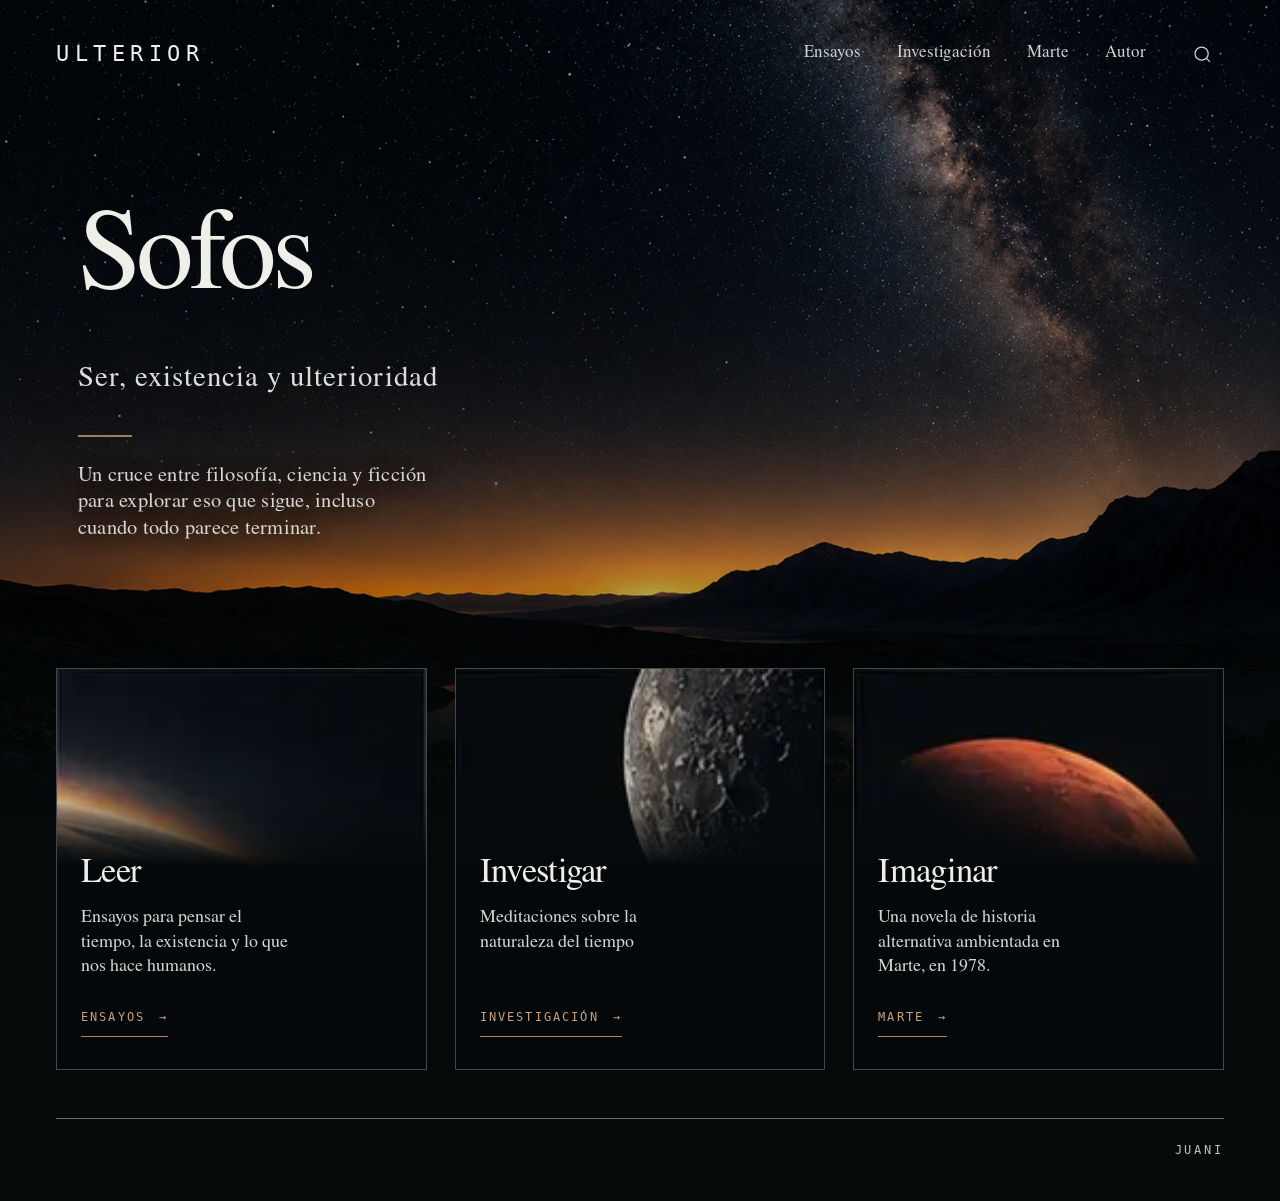
<file: index.html>
<!doctype html>
<html lang="es-AR">
<head>
  <meta charset="utf-8">
  <meta name="viewport" content="width=device-width, initial-scale=1">
  <meta name="theme-color" content="#050909">
  <meta name="description" content="Ser, existencia y ulterioridad. Un cruce entre filosofía, ciencia y ficción para explorar eso que sigue, incluso cuando todo parece terminar.">
  <title>Ulterior — Sofos</title>
  <link rel="icon" href="./favicon.svg" type="image/svg+xml">
  <link rel="stylesheet" href="./site.css">
  <script src="./site.js" defer></script>
</head>
<body class="home-page" data-base="./">
<div class="landscape" aria-hidden="true"><img src="images/landscape.webp" alt="" width="2560" height="2398" fetchpriority="high"></div>
<a class="skip-link" href="#contenido">Ir al contenido</a>
    <header class="site-header page-width">
      <a class="wordmark" href="./" aria-label="Ulterior, inicio">ULTERIOR</a>
      <nav aria-label="Navegación principal"><a href="./ensayos/">Ensayos</a><a href="./investigacion/">Investigación</a><a href="./marte/">Marte</a><a href="./autor/">Autor</a></nav>
      <button class="search-button" type="button" aria-label="Buscar en Ulterior" aria-haspopup="dialog" data-open-search><svg aria-hidden="true" width="21" height="21" viewBox="0 0 24 24" fill="none" stroke="currentColor" stroke-width="1.4"><circle cx="11" cy="11" r="7.5"/><path d="m16.5 16.5 4 4"/></svg></button>
    </header><dialog id="search-dialog" class="search-dialog" aria-labelledby="search-title">
    <h2 id="search-title" class="search-title">Buscar en Ulterior</h2>
    <p class="search-description">Ensayos, investigación y ficción.</p>
    <button class="dialog-close" type="button" aria-label="Cerrar búsqueda" data-close-search><svg aria-hidden="true" width="21" height="21" viewBox="0 0 24 24" fill="none" stroke="currentColor" stroke-width="1.4"><path d="M18 6 6 18M6 6l12 12"/></svg></button>
    <label for="site-search" class="sr-only">Buscar por tema o sección</label>
    <input id="site-search" type="search" placeholder="Tiempo, existencia, Marte…" autocomplete="off">
    <div class="search-results" id="search-results" aria-live="polite"></div>
  </dialog>
<main id="contenido" class="page-width">
  <section class="hero" aria-labelledby="hero-title"><div class="hero-copy">
    <h1 id="hero-title">Sofos</h1>
    <p class="hero-subtitle">Ser, existencia y ulterioridad</p>
    <span class="gold-rule" aria-hidden="true"></span>
    <p class="hero-description">Un cruce entre filosofía, ciencia y ficción<br class="desktop-break"> para explorar eso que sigue, incluso<br class="desktop-break"> cuando todo parece terminar.</p>
  </div></section>
  <section class="editorial-grid" aria-label="Explorar Ulterior"><article class="editorial-card"><a class="card-link" href="ensayos/">
    <div class="card-image"><img src="images/tierra.webp" alt="El horizonte de la Tierra iluminado desde el espacio" width="360" height="300"></div>
    <div class="card-copy"><h2>Leer</h2><p>Ensayos para pensar el tiempo, la existencia y lo que nos hace humanos.</p><span class="card-cta">Ensayos<span class="reference-arrow" aria-hidden="true">→</span></span></div>
  </a></article><article class="editorial-card"><a class="card-link" href="investigacion/">
    <div class="card-image"><img src="images/luna.webp" alt="La superficie de la Luna entre la luz y la sombra" width="360" height="300"></div>
    <div class="card-copy"><h2>Investigar</h2><p>Meditaciones sobre la naturaleza del tiempo</p><span class="card-cta">Investigación<span class="reference-arrow" aria-hidden="true">→</span></span></div>
  </a></article><article class="editorial-card"><a class="card-link" href="marte/">
    <div class="card-image"><img src="images/marte.webp" alt="Marte iluminado sobre la oscuridad del espacio" width="360" height="300"></div>
    <div class="card-copy"><h2>Imaginar</h2><p>Una novela de historia alternativa ambientada en Marte, en 1978.</p><span class="card-cta">Marte<span class="reference-arrow" aria-hidden="true">→</span></span></div>
  </a></article></section>
</main><footer class="site-footer page-width"><a href="./autor/">JUANI</a></footer>
</body>
</html>
</file>
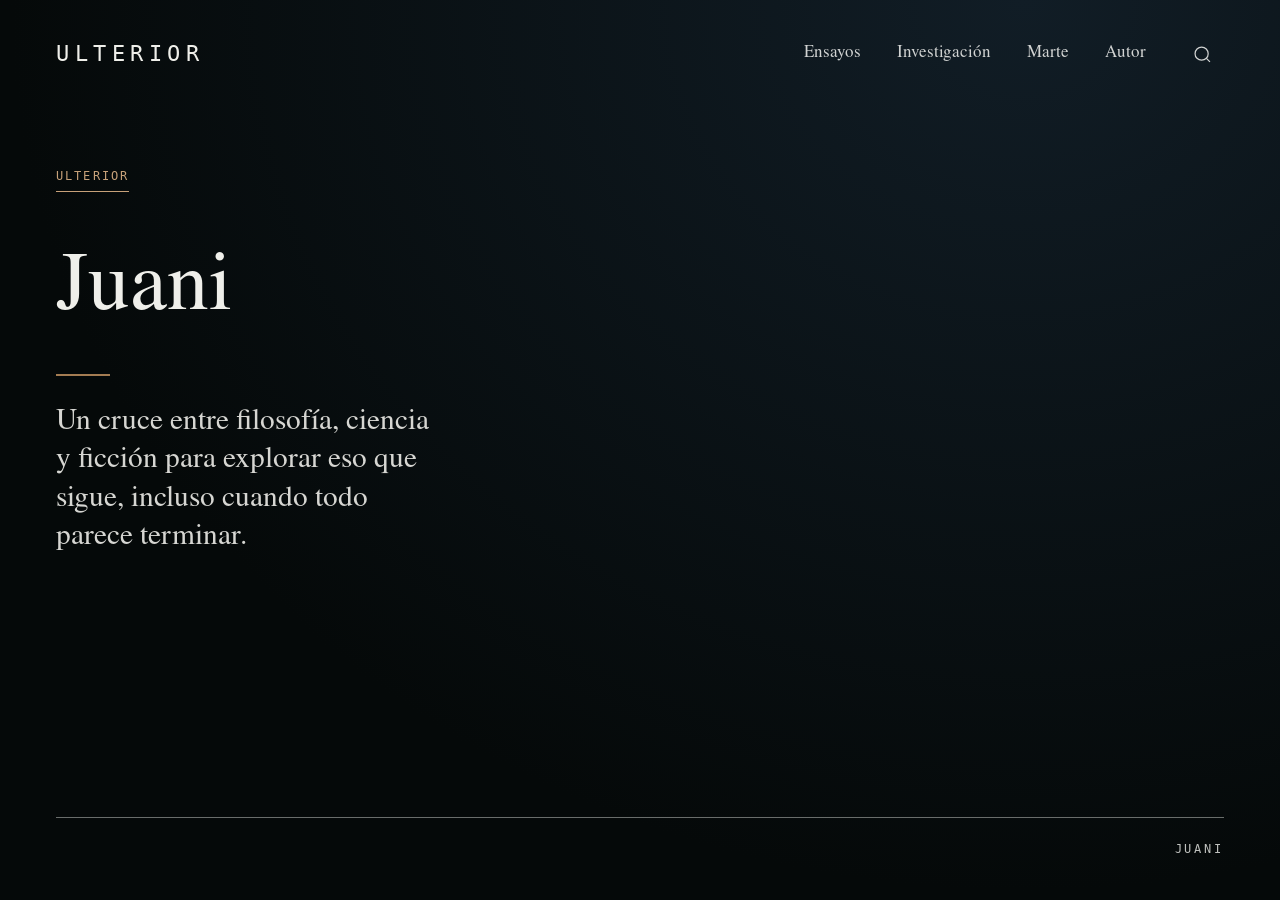
<file: autor/index.html>
<!doctype html>
<html lang="es-AR">
<head>
  <meta charset="utf-8">
  <meta name="viewport" content="width=device-width, initial-scale=1">
  <meta name="theme-color" content="#050909">
  <meta name="description" content="Un cruce entre filosofía, ciencia y ficción para explorar eso que sigue, incluso cuando todo parece terminar.">
  <title>Juani · Ulterior</title>
  <link rel="icon" href="../favicon.svg" type="image/svg+xml">
  <link rel="stylesheet" href="../site.css">
  <script src="../site.js" defer></script>
</head>
<body class="section-page" data-base="../">
<a class="skip-link" href="#contenido">Ir al contenido</a>
    <header class="site-header page-width">
      <a class="wordmark" href="../" aria-label="Ulterior, inicio">ULTERIOR</a>
      <nav aria-label="Navegación principal"><a href="../ensayos/">Ensayos</a><a href="../investigacion/">Investigación</a><a href="../marte/">Marte</a><a href="../autor/">Autor</a></nav>
      <button class="search-button" type="button" aria-label="Buscar en Ulterior" aria-haspopup="dialog" data-open-search><svg aria-hidden="true" width="21" height="21" viewBox="0 0 24 24" fill="none" stroke="currentColor" stroke-width="1.4"><circle cx="11" cy="11" r="7.5"/><path d="m16.5 16.5 4 4"/></svg></button>
    </header><dialog id="search-dialog" class="search-dialog" aria-labelledby="search-title">
    <h2 id="search-title" class="search-title">Buscar en Ulterior</h2>
    <p class="search-description">Ensayos, investigación y ficción.</p>
    <button class="dialog-close" type="button" aria-label="Cerrar búsqueda" data-close-search><svg aria-hidden="true" width="21" height="21" viewBox="0 0 24 24" fill="none" stroke="currentColor" stroke-width="1.4"><path d="M18 6 6 18M6 6l12 12"/></svg></button>
    <label for="site-search" class="sr-only">Buscar por tema o sección</label>
    <input id="site-search" type="search" placeholder="Tiempo, existencia, Marte…" autocomplete="off">
    <div class="search-results" id="search-results" aria-live="polite"></div>
  </dialog>
    <main id="contenido" class="section-main page-width">
      <a class="back-link" href="../">Ulterior</a>
      <div class="section-content"><div>
        <h1>Juani</h1><span class="gold-rule" aria-hidden="true"></span>
        <p class="section-description">Un cruce entre filosofía, ciencia y ficción para explorar eso que sigue, incluso cuando todo parece terminar.</p>
        
      </div></div>
    </main><footer class="site-footer page-width"><a href="../autor/">JUANI</a></footer>
</body>
</html>
</file>
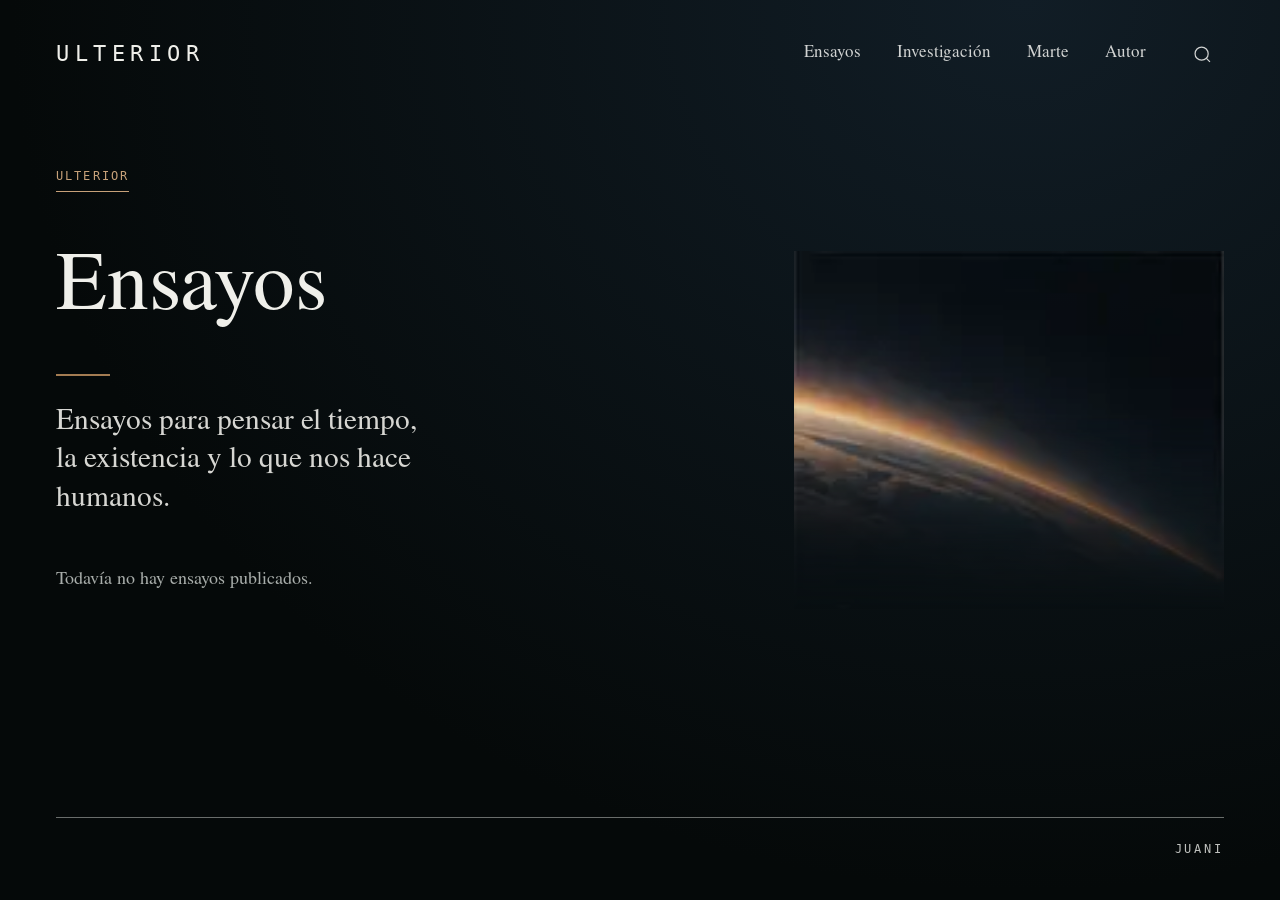
<file: ensayos/index.html>
<!doctype html>
<html lang="es-AR">
<head>
  <meta charset="utf-8">
  <meta name="viewport" content="width=device-width, initial-scale=1">
  <meta name="theme-color" content="#050909">
  <meta name="description" content="Ensayos para pensar el tiempo, la existencia y lo que nos hace humanos.">
  <title>Ensayos · Ulterior</title>
  <link rel="icon" href="../favicon.svg" type="image/svg+xml">
  <link rel="stylesheet" href="../site.css">
  <script src="../site.js" defer></script>
</head>
<body class="section-page" data-base="../">
<a class="skip-link" href="#contenido">Ir al contenido</a>
    <header class="site-header page-width">
      <a class="wordmark" href="../" aria-label="Ulterior, inicio">ULTERIOR</a>
      <nav aria-label="Navegación principal"><a href="../ensayos/">Ensayos</a><a href="../investigacion/">Investigación</a><a href="../marte/">Marte</a><a href="../autor/">Autor</a></nav>
      <button class="search-button" type="button" aria-label="Buscar en Ulterior" aria-haspopup="dialog" data-open-search><svg aria-hidden="true" width="21" height="21" viewBox="0 0 24 24" fill="none" stroke="currentColor" stroke-width="1.4"><circle cx="11" cy="11" r="7.5"/><path d="m16.5 16.5 4 4"/></svg></button>
    </header><dialog id="search-dialog" class="search-dialog" aria-labelledby="search-title">
    <h2 id="search-title" class="search-title">Buscar en Ulterior</h2>
    <p class="search-description">Ensayos, investigación y ficción.</p>
    <button class="dialog-close" type="button" aria-label="Cerrar búsqueda" data-close-search><svg aria-hidden="true" width="21" height="21" viewBox="0 0 24 24" fill="none" stroke="currentColor" stroke-width="1.4"><path d="M18 6 6 18M6 6l12 12"/></svg></button>
    <label for="site-search" class="sr-only">Buscar por tema o sección</label>
    <input id="site-search" type="search" placeholder="Tiempo, existencia, Marte…" autocomplete="off">
    <div class="search-results" id="search-results" aria-live="polite"></div>
  </dialog>
    <main id="contenido" class="section-main page-width">
      <a class="back-link" href="../">Ulterior</a>
      <div class="section-content"><div>
        <h1>Ensayos</h1><span class="gold-rule" aria-hidden="true"></span>
        <p class="section-description">Ensayos para pensar el tiempo, la existencia y lo que nos hace humanos.</p>
        <p class="section-empty">Todavía no hay ensayos publicados.</p>
      </div><img class="section-image" src="../images/tierra.webp" alt="El horizonte de la Tierra iluminado desde el espacio" width="420" height="350"></div>
    </main><footer class="site-footer page-width"><a href="../autor/">JUANI</a></footer>
</body>
</html>
</file>
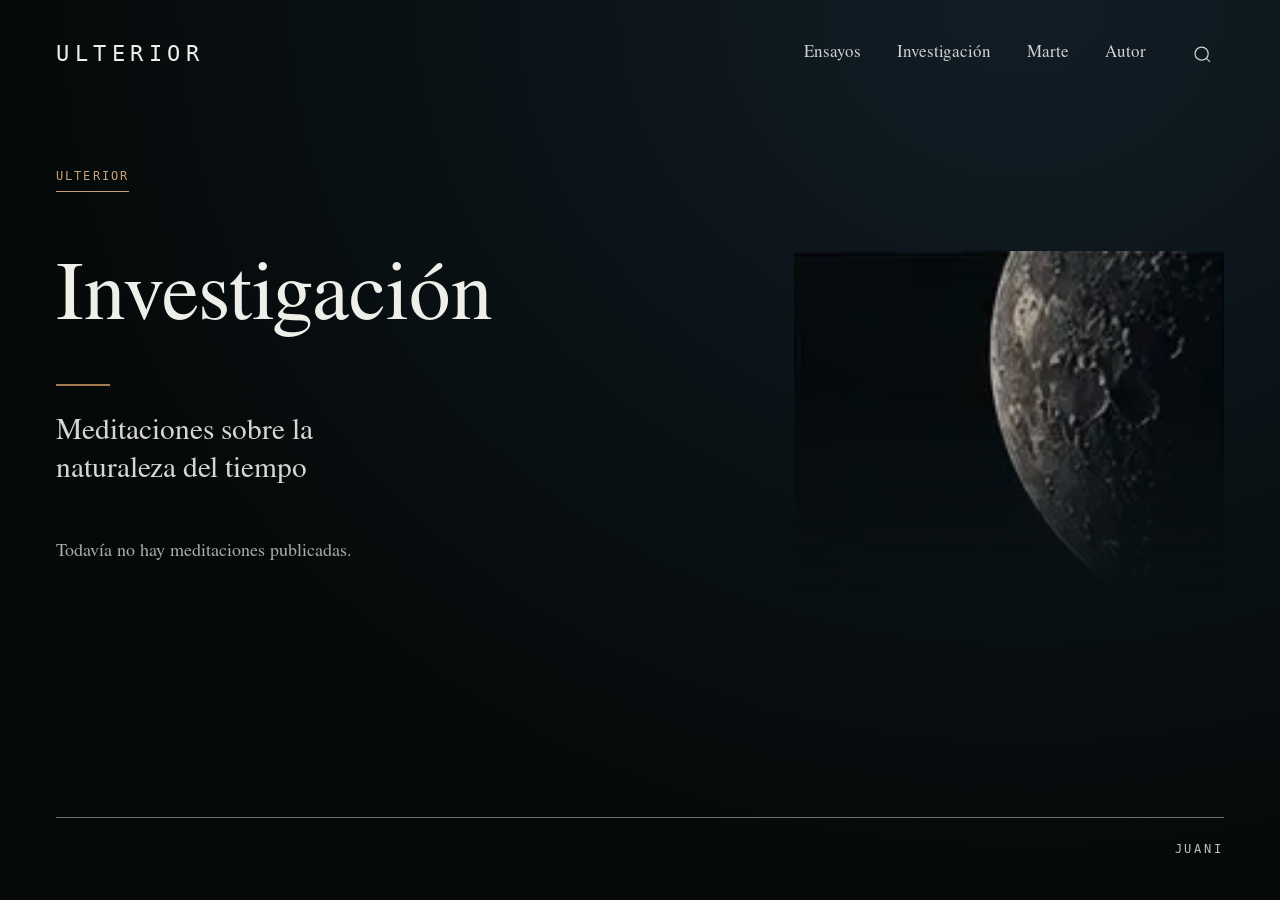
<file: investigacion/index.html>
<!doctype html>
<html lang="es-AR">
<head>
  <meta charset="utf-8">
  <meta name="viewport" content="width=device-width, initial-scale=1">
  <meta name="theme-color" content="#050909">
  <meta name="description" content="Meditaciones sobre la naturaleza del tiempo">
  <title>Investigación · Ulterior</title>
  <link rel="icon" href="../favicon.svg" type="image/svg+xml">
  <link rel="stylesheet" href="../site.css">
  <script src="../site.js" defer></script>
</head>
<body class="section-page" data-base="../">
<a class="skip-link" href="#contenido">Ir al contenido</a>
    <header class="site-header page-width">
      <a class="wordmark" href="../" aria-label="Ulterior, inicio">ULTERIOR</a>
      <nav aria-label="Navegación principal"><a href="../ensayos/">Ensayos</a><a href="../investigacion/">Investigación</a><a href="../marte/">Marte</a><a href="../autor/">Autor</a></nav>
      <button class="search-button" type="button" aria-label="Buscar en Ulterior" aria-haspopup="dialog" data-open-search><svg aria-hidden="true" width="21" height="21" viewBox="0 0 24 24" fill="none" stroke="currentColor" stroke-width="1.4"><circle cx="11" cy="11" r="7.5"/><path d="m16.5 16.5 4 4"/></svg></button>
    </header><dialog id="search-dialog" class="search-dialog" aria-labelledby="search-title">
    <h2 id="search-title" class="search-title">Buscar en Ulterior</h2>
    <p class="search-description">Ensayos, investigación y ficción.</p>
    <button class="dialog-close" type="button" aria-label="Cerrar búsqueda" data-close-search><svg aria-hidden="true" width="21" height="21" viewBox="0 0 24 24" fill="none" stroke="currentColor" stroke-width="1.4"><path d="M18 6 6 18M6 6l12 12"/></svg></button>
    <label for="site-search" class="sr-only">Buscar por tema o sección</label>
    <input id="site-search" type="search" placeholder="Tiempo, existencia, Marte…" autocomplete="off">
    <div class="search-results" id="search-results" aria-live="polite"></div>
  </dialog>
    <main id="contenido" class="section-main page-width">
      <a class="back-link" href="../">Ulterior</a>
      <div class="section-content"><div>
        <h1>Investigación</h1><span class="gold-rule" aria-hidden="true"></span>
        <p class="section-description">Meditaciones sobre la naturaleza del tiempo</p>
        <p class="section-empty">Todavía no hay meditaciones publicadas.</p>
      </div><img class="section-image" src="../images/luna.webp" alt="La superficie de la Luna entre la luz y la sombra" width="420" height="350"></div>
    </main><footer class="site-footer page-width"><a href="../autor/">JUANI</a></footer>
</body>
</html>
</file>
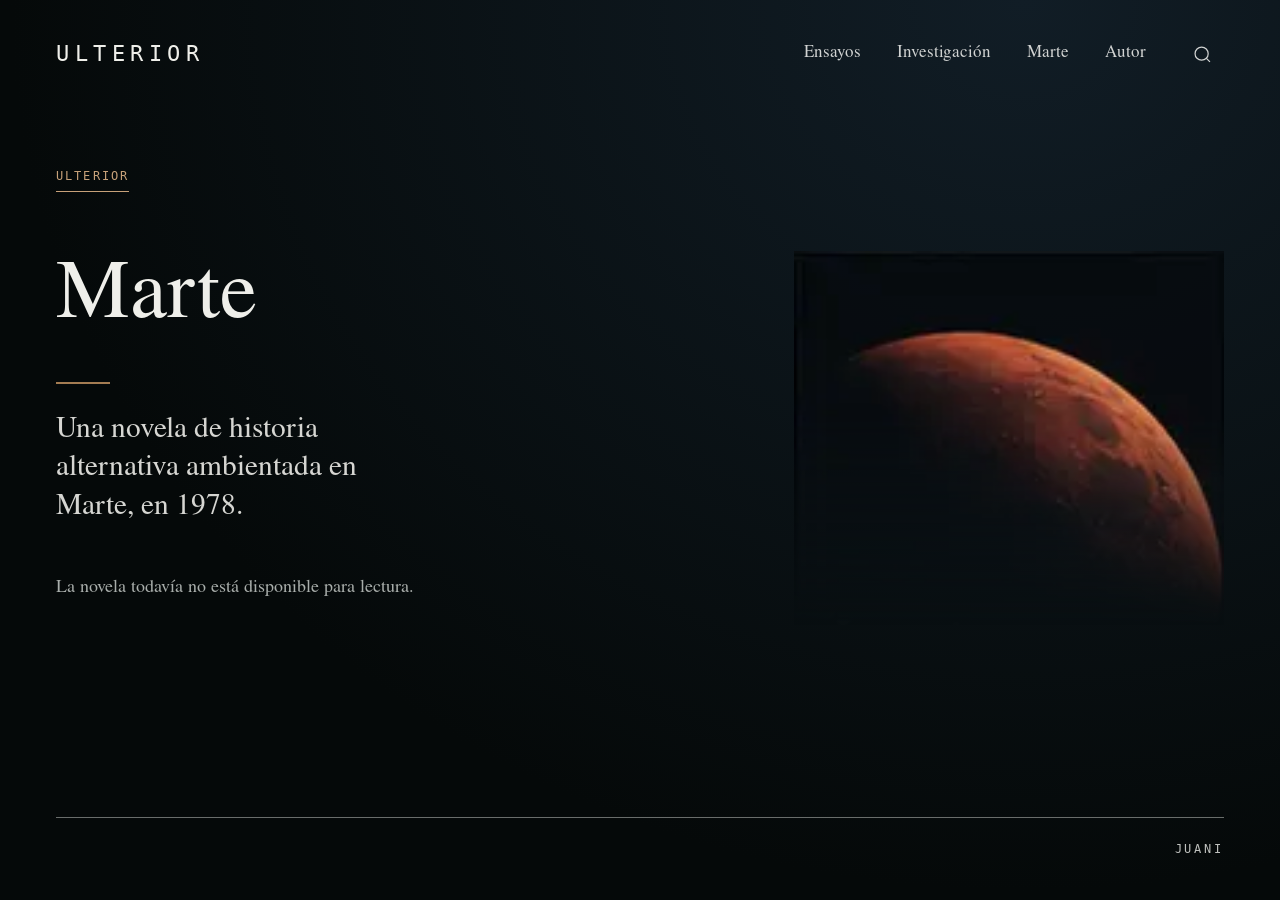
<file: marte/index.html>
<!doctype html>
<html lang="es-AR">
<head>
  <meta charset="utf-8">
  <meta name="viewport" content="width=device-width, initial-scale=1">
  <meta name="theme-color" content="#050909">
  <meta name="description" content="Una novela de historia alternativa ambientada en Marte, en 1978.">
  <title>Marte · Ulterior</title>
  <link rel="icon" href="../favicon.svg" type="image/svg+xml">
  <link rel="stylesheet" href="../site.css">
  <script src="../site.js" defer></script>
</head>
<body class="section-page" data-base="../">
<a class="skip-link" href="#contenido">Ir al contenido</a>
    <header class="site-header page-width">
      <a class="wordmark" href="../" aria-label="Ulterior, inicio">ULTERIOR</a>
      <nav aria-label="Navegación principal"><a href="../ensayos/">Ensayos</a><a href="../investigacion/">Investigación</a><a href="../marte/">Marte</a><a href="../autor/">Autor</a></nav>
      <button class="search-button" type="button" aria-label="Buscar en Ulterior" aria-haspopup="dialog" data-open-search><svg aria-hidden="true" width="21" height="21" viewBox="0 0 24 24" fill="none" stroke="currentColor" stroke-width="1.4"><circle cx="11" cy="11" r="7.5"/><path d="m16.5 16.5 4 4"/></svg></button>
    </header><dialog id="search-dialog" class="search-dialog" aria-labelledby="search-title">
    <h2 id="search-title" class="search-title">Buscar en Ulterior</h2>
    <p class="search-description">Ensayos, investigación y ficción.</p>
    <button class="dialog-close" type="button" aria-label="Cerrar búsqueda" data-close-search><svg aria-hidden="true" width="21" height="21" viewBox="0 0 24 24" fill="none" stroke="currentColor" stroke-width="1.4"><path d="M18 6 6 18M6 6l12 12"/></svg></button>
    <label for="site-search" class="sr-only">Buscar por tema o sección</label>
    <input id="site-search" type="search" placeholder="Tiempo, existencia, Marte…" autocomplete="off">
    <div class="search-results" id="search-results" aria-live="polite"></div>
  </dialog>
    <main id="contenido" class="section-main page-width">
      <a class="back-link" href="../">Ulterior</a>
      <div class="section-content"><div>
        <h1>Marte</h1><span class="gold-rule" aria-hidden="true"></span>
        <p class="section-description">Una novela de historia alternativa ambientada en Marte, en 1978.</p>
        <p class="section-empty">La novela todavía no está disponible para lectura.</p>
      </div><img class="section-image" src="../images/marte.webp" alt="Marte iluminado sobre la oscuridad del espacio" width="420" height="350"></div>
    </main><footer class="site-footer page-width"><a href="../autor/">JUANI</a></footer>
</body>
</html>
</file>
<file: site.css>
@font-face{font-family:Editorial;src:url('fonts/editorial.woff') format('woff');font-weight:400;font-style:normal;font-display:swap}
@font-face{font-family:Editorial;src:url('fonts/editorial-italic.woff') format('woff');font-weight:400;font-style:italic;font-display:swap}
@font-face{font-family:Label;src:url('fonts/label.woff') format('woff');font-weight:400;font-style:normal;font-display:swap}
:root{color-scheme:dark;--background:#050909;--foreground:#efefea;--card:#080c0e;--card-foreground:#efefea;--popover:#0d1215;--popover-foreground:#efefea;--primary:#c4a079;--primary-foreground:#080b0c;--secondary:#11171a;--secondary-foreground:#efefea;--muted:#11171a;--muted-foreground:#b4b5b4;--accent:#172023;--accent-foreground:#efefea;--border:#3e4244;--input:#585b5b;--ring:#c4a079;--radius:0;--gold:#c7a179;--serif:Editorial,'Times New Roman',serif;--sans:Arial,Helvetica,sans-serif;--mono:Label,monospace}

*{box-sizing:border-box}html{scroll-behavior:smooth;scroll-padding-top:30px}body{margin:0;background:var(--background);color:var(--foreground);font-family:var(--serif);-webkit-font-smoothing:antialiased}a{color:inherit;text-decoration:none}button,input{font:inherit}button{cursor:pointer}a,button,input{-webkit-tap-highlight-color:transparent}a:focus-visible,button:focus-visible,input:focus-visible{outline:2px solid var(--gold);outline-offset:6px}::selection{background:#98704c;color:#fff}.page-width{width:calc(100% - 112px);max-width:1320px;margin-inline:auto}.home-page{position:relative;isolation:isolate;min-height:100svh;overflow:hidden}.landscape{position:absolute;inset:0 0 auto;height:clamp(720px,64vw,1080px);z-index:-1;pointer-events:none}.landscape img{display:block;width:100%;height:100%;object-fit:cover;object-position:center 77%;filter:brightness(.72)}.landscape:after{content:"";position:absolute;inset:0;background:linear-gradient(90deg,rgba(2,7,10,.12),transparent 72%),linear-gradient(0deg,#050909 0%,rgba(5,9,9,.7) 6%,transparent 26%)}.site-header{display:flex;align-items:center;gap:34px;min-height:108px;position:relative;z-index:2}.wordmark{font-family:var(--mono);font-size:22px;letter-spacing:.25em;line-height:1.3;margin-right:auto;white-space:nowrap}.site-header nav{display:flex;align-items:center;gap:36px}.site-header nav a{font-size:17px;color:#d1d3d2;transition:color .16s}.site-header nav a:hover{color:#fff}.search-button{width:44px;height:44px;display:grid;place-items:center;background:none;border:0;color:#d1d3d2}.hero{min-height:clamp(560px,43.5vw,785px);display:flex;align-items:flex-start}.hero-copy{padding-top:clamp(88px,8vw,144px);padding-left:22px}.hero h1{font-size:clamp(94px,9vw,154px);font-weight:400;line-height:1;letter-spacing:-.038em;margin:0 0 37px}.hero-subtitle{font-size:clamp(25px,2.25vw,38px);letter-spacing:.035em;line-height:1.25;margin:0;color:#dddeda}.gold-rule{display:block;width:54px;height:2px;background:#a47c52;margin:36px 0 27px}.hero-description{font-size:clamp(19px,1.6vw,26px);line-height:1.31;letter-spacing:.012em;margin:0;color:#d6d6d2;text-shadow:0 2px 18px #000}.editorial-grid{display:grid;grid-template-columns:repeat(3,minmax(0,1fr));gap:28px;position:relative}.editorial-card{border:1px solid #43474a;min-width:0;background:#05090bdc}.card-link{display:flex;flex-direction:column;height:100%;position:relative}.card-image{height:clamp(165px,15.4vw,260px);overflow:hidden;position:relative}.card-image img{width:100%;height:100%;display:block;object-fit:cover;object-position:center top;transition:filter .25s}.card-image:after{content:"";position:absolute;inset:auto 0 0;height:42%;background:linear-gradient(transparent,#05090b)}.card-copy{position:relative;margin-top:-8px;z-index:1;padding:0 24px 32px;display:flex;flex:1;flex-direction:column}.card-copy h2{font-weight:400;font-size:clamp(30px,2.7vw,43px);line-height:1.05;letter-spacing:-.02em;margin:0 0 13px}.card-copy p{font-size:clamp(17px,1.4vw,22px);line-height:1.36;color:#d6d6d1;max-width:24ch;margin:0 0 29px;min-height:4.1em}.card-cta{font-family:var(--mono);font-size:12px;font-weight:400;letter-spacing:.18em;text-transform:uppercase;color:var(--gold);display:table;width:fit-content;position:relative;margin-top:auto;padding-bottom:13px}.card-cta:after{content:"";position:absolute;bottom:0;left:0;width:100%;height:1px;background:#ac8258}.reference-arrow{margin-left:14px}.card-link:hover .card-image img{filter:brightness(1.12)}.card-link:hover h2{color:#fff}.site-footer{margin-top:48px;border-top:1px solid #696d6b;min-height:83px;display:flex;align-items:flex-start;justify-content:flex-end;padding-top:19px}.site-footer a{font-family:var(--mono);font-size:12px;letter-spacing:.24em;color:#bfc1be;padding:5px 0 16px 20px}.skip-link{position:fixed;left:16px;top:-80px;z-index:100;background:#e8e6df;color:#060909;padding:12px;font-family:var(--sans)}.skip-link:focus{top:16px}.search-dialog{border-radius:0!important;background:#0b1115!important;border-color:#555d60!important;padding:32px!important;max-width:min(580px,calc(100% - 32px))!important;font-family:var(--serif)}.search-title{font-family:var(--serif);font-size:32px!important;font-weight:400!important;line-height:1.1!important}.search-description{font-size:17px!important;color:#bfc1bf!important}.dialog-close{position:absolute;right:20px;top:20px;background:none;border:0;padding:5px;color:#ddd}.search-dialog input{width:100%;border:1px solid #67706f;background:#05090c;border-radius:0;color:#eee;font-size:19px;padding:13px 14px;margin-top:5px;outline-offset:3px}.search-results{max-height:52svh;overflow:auto}.search-results a{display:block;border-bottom:1px solid #323b3d;padding:15px 0}.search-results a span{font-size:24px}.search-results small{display:block;color:#bfc1bf;font-size:16px;line-height:1.35;margin-top:5px}.search-results a:hover span{color:var(--gold)}.no-results{font-size:18px;line-height:1.4;margin-block:16px}.section-page{min-height:100svh;display:flex;flex-direction:column;background:radial-gradient(ellipse at 80% 0%,#111d26,#050909 70%)}.section-main{flex:1;padding-top:60px;padding-bottom:100px}.back-link{font-family:var(--mono);font-size:12px;letter-spacing:.18em;text-transform:uppercase;color:var(--gold);border-bottom:1px solid var(--gold);padding-bottom:8px}.section-content{display:grid;grid-template-columns:minmax(0,1.5fr) minmax(0,1fr);gap:80px;align-items:center;margin-top:64px}.section-content h1{font-weight:400;font-size:clamp(56px,6.5vw,110px);line-height:1.04;margin:0;overflow-wrap:anywhere}.section-description{font-size:clamp(24px,2.3vw,34px);line-height:1.3;color:#d6d6d2;max-width:25ch}.section-empty{font-size:18px;color:#a8adaa;margin-top:50px}.section-image{width:100%;height:auto;max-width:430px;justify-self:end;mask-image:linear-gradient(#000 45%,transparent);opacity:.9}
@media(min-width:1600px){.hero-copy{padding-left:24px}.hero{min-height:760px}.landscape{height:1100px}}
@media(max-width:900px){.page-width{width:calc(100% - 64px)}.site-header{gap:16px;min-height:96px}.wordmark{font-size:19px}.site-header nav{gap:20px}.site-header nav a{font-size:16px}.hero{min-height:610px}.hero-copy{padding-left:8px;padding-top:104px}.hero h1{font-size:108px;margin-bottom:34px}.hero-subtitle{font-size:27px}.hero-description{font-size:21px}.landscape{height:820px}.editorial-grid{gap:18px}.card-copy{padding:0 18px 26px}.card-copy h2{font-size:31px}.card-copy p{font-size:17px;min-height:5.5em}.card-cta{font-size:12px;letter-spacing:.07em}.reference-arrow{margin-left:7px}.section-content{gap:35px}}
@media(max-width:620px){.page-width{width:calc(100% - 40px)}.site-header{display:grid;grid-template-columns:1fr auto;gap:10px 12px;min-height:122px;align-content:center;padding-top:9px}.wordmark{font-size:20px;letter-spacing:.23em}.search-button{grid-column:2;grid-row:1;width:40px;height:40px}.site-header nav{grid-row:2;grid-column:1/-1;justify-content:space-between;gap:12px}.site-header nav a{font-size:16px;padding:9px 0}.hero{min-height:530px}.hero-copy{padding:74px 8px 0}.hero h1{font-size:clamp(78px,24vw,110px);margin:0 0 27px;letter-spacing:-.03em}.hero-subtitle{font-size:clamp(22px,5.7vw,28px);letter-spacing:.014em;max-width:24ch;line-height:1.24}.gold-rule{margin:30px 0 24px;width:40px}.hero-description{font-size:19px;line-height:1.35;max-width:30ch}.desktop-break{display:none}.landscape{height:730px}.landscape img{object-position:58% 78%}.landscape:after{background:linear-gradient(90deg,rgba(2,7,10,.12),transparent),linear-gradient(0deg,#050909,transparent 22%)}.editorial-grid{grid-template-columns:1fr;gap:24px;max-width:420px;margin-inline:auto}.card-image{height:auto;aspect-ratio:1.43}.card-copy{padding:0 24px 30px;margin-top:-13px}.card-copy h2{font-size:36px;margin-bottom:12px}.card-copy p{font-size:20px;min-height:0;max-width:26ch;margin-bottom:27px}.card-cta{font-size:12px;letter-spacing:.17em}.site-footer{margin-top:35px;min-height:75px;padding-top:16px}.section-main{padding-top:36px;padding-bottom:40px}.section-content{grid-template-columns:1fr;gap:35px;margin-top:50px}.section-content h1{font-size:58px}.section-description{font-size:26px}.section-image{max-width:300px;justify-self:center}.section-empty{margin-top:35px}.search-dialog{padding:26px!important}.search-title{font-size:28px!important}}
@media(max-width:360px){.page-width{width:calc(100% - 32px)}.site-header nav{gap:8px}.site-header nav a{font-size:15px}.hero-copy{padding-left:2px;padding-right:2px}.hero-subtitle{font-size:22px}.hero-description{font-size:18px}.hero{min-height:530px}}
@media(prefers-reduced-motion:reduce){html{scroll-behavior:auto}*,*:before,*:after{transition:none!important;animation:none!important}}


/* Static Pages dialog */
#search-dialog{width:min(580px,calc(100% - 32px));max-width:none;margin:auto;border:1px solid #555d60;border-radius:0;background:#0b1115;color:#efefea;padding:32px;font-family:var(--serif);box-shadow:0 20px 60px #0009}
#search-dialog::backdrop{background:#0008}
#search-dialog[open]{animation:dialog-in .16s ease-out}
@keyframes dialog-in{from{opacity:0;transform:translateY(6px)}to{opacity:1;transform:translateY(0)}}
@media(max-width:620px){#search-dialog{padding:26px}}
</file>
